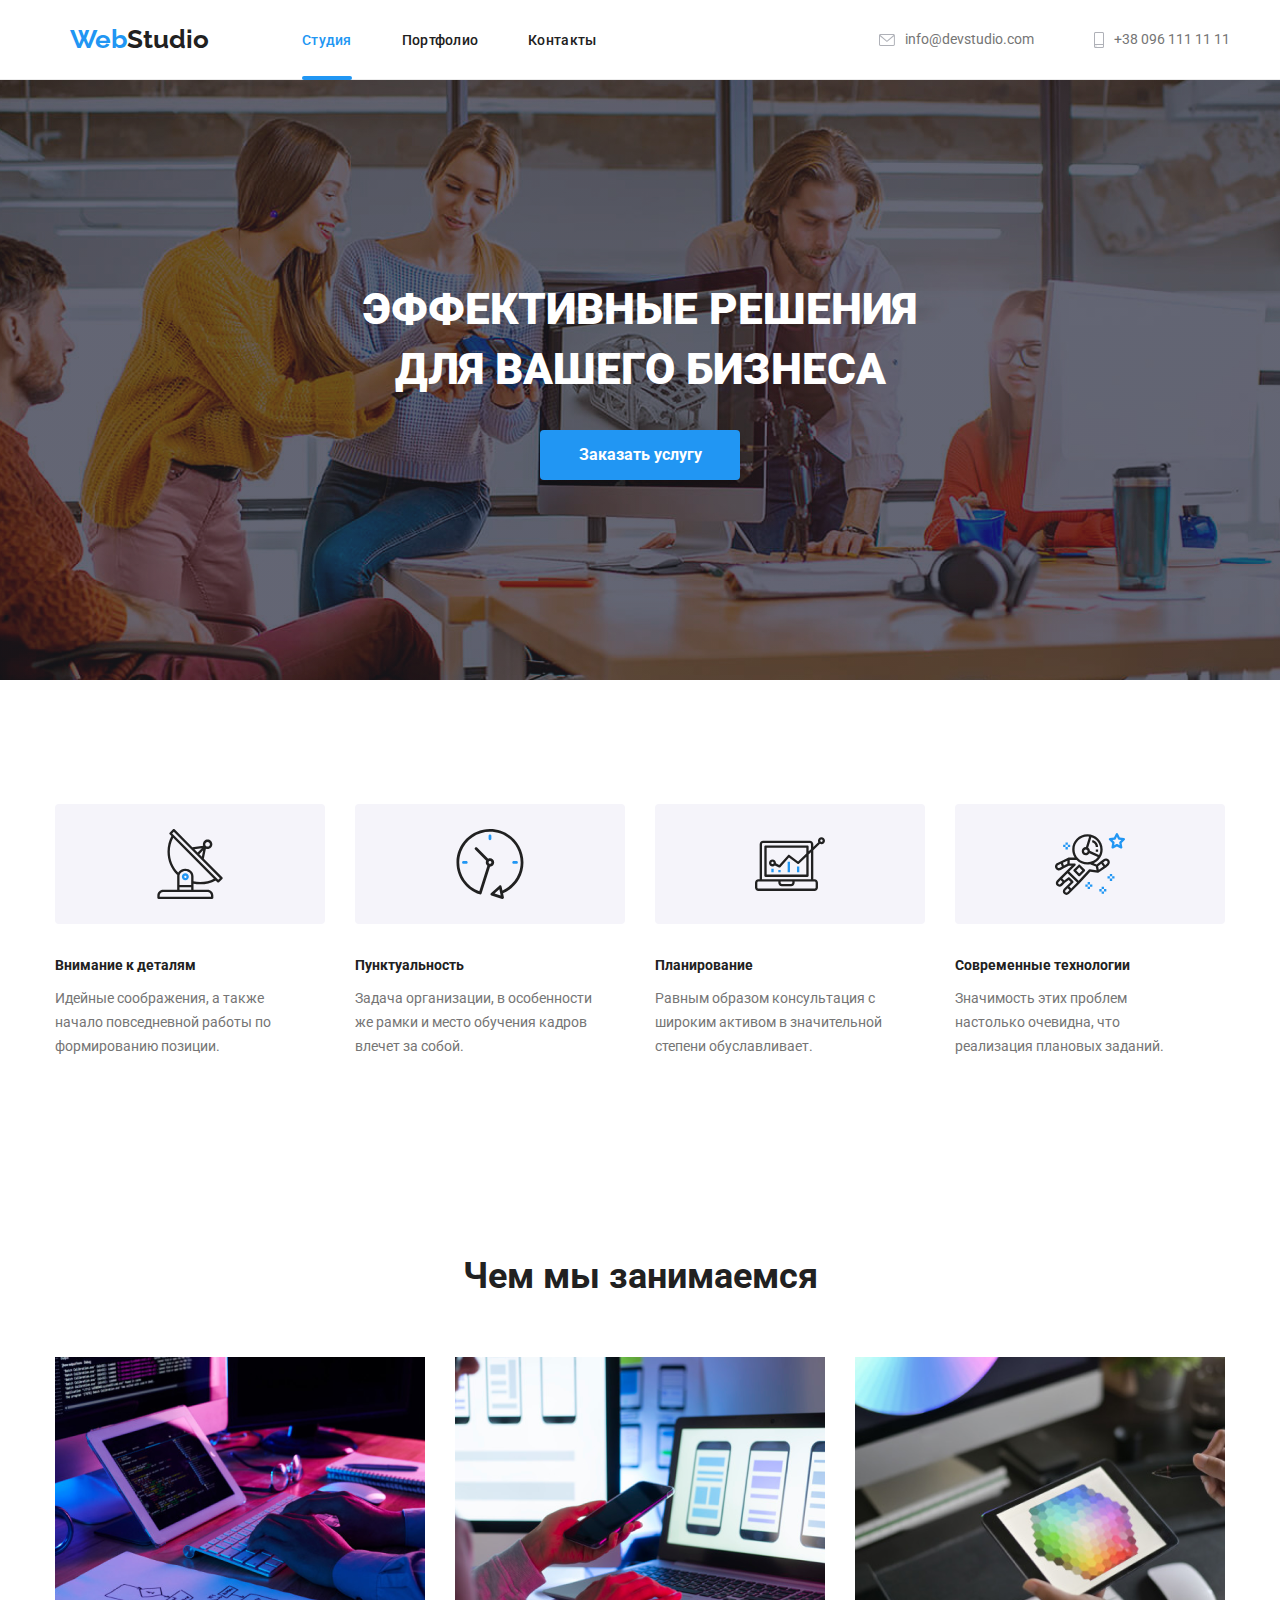
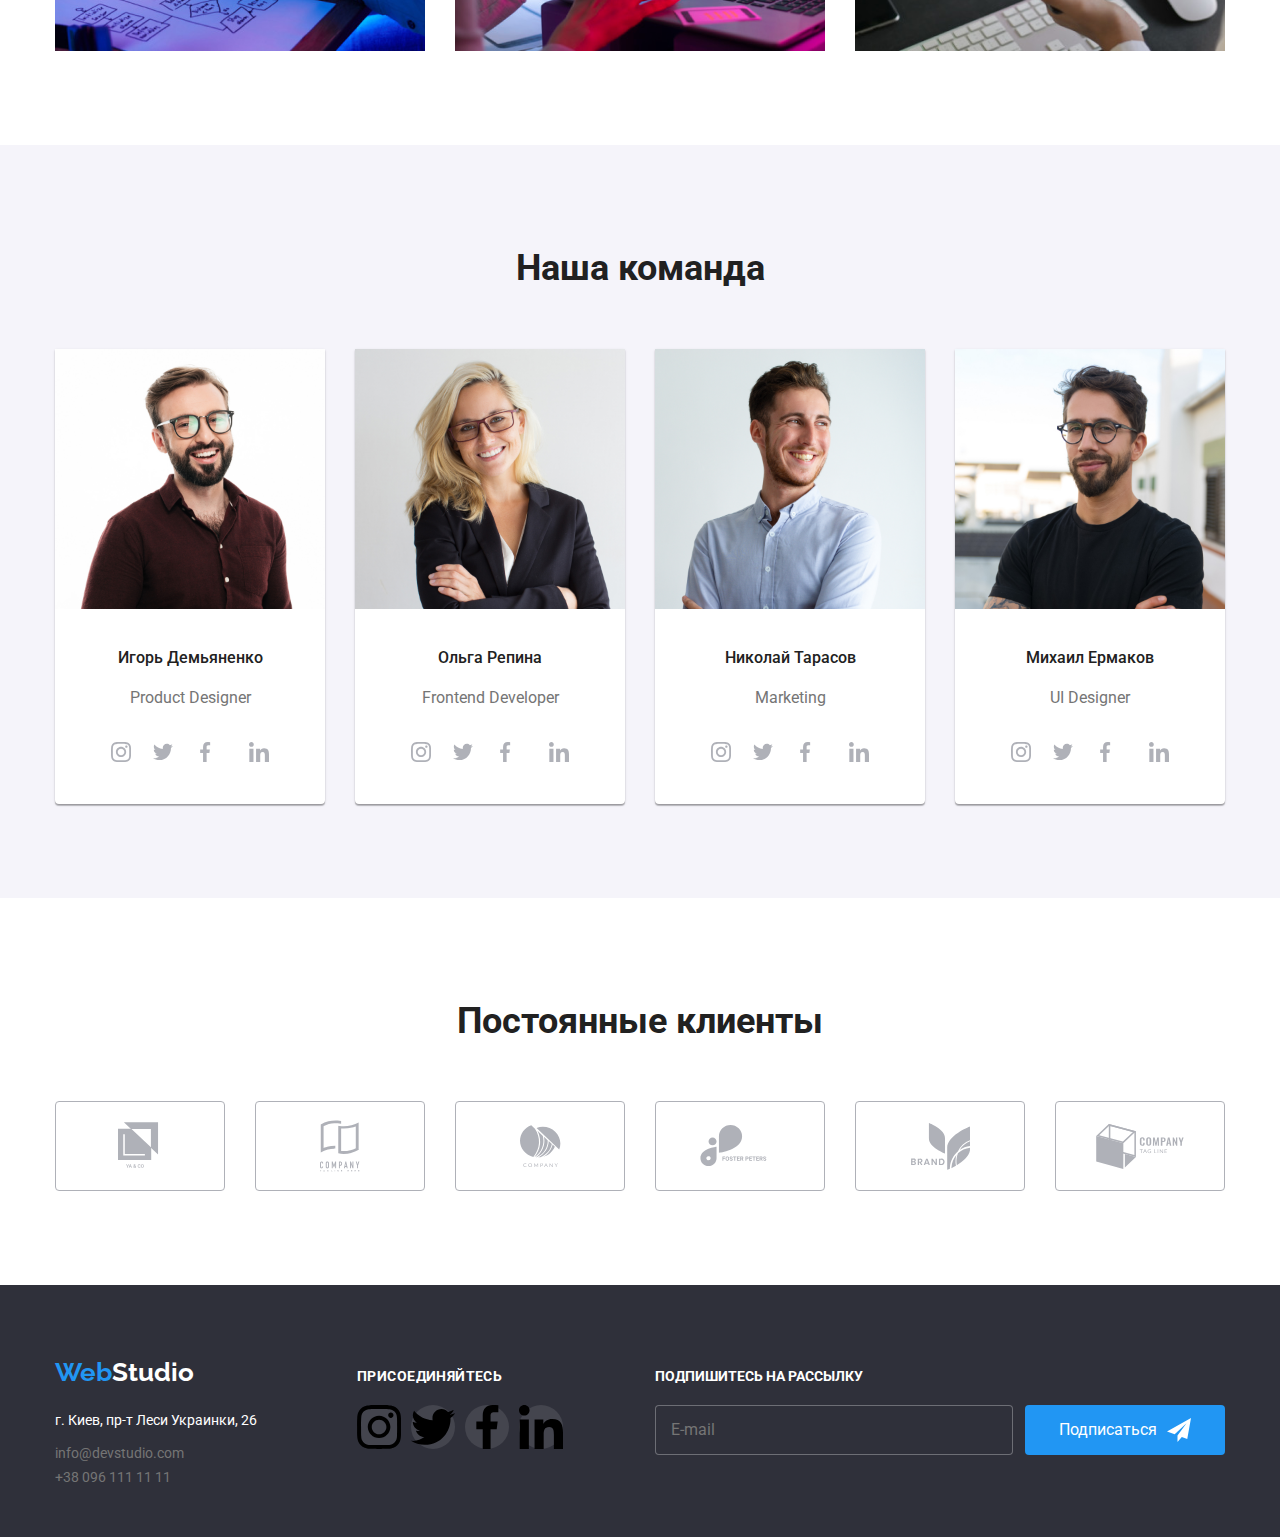
<file: index.html>
<!DOCTYPE html>
<html lang="ru">
<head>
    <meta charset="UTF-8">
    <meta name="viewport" content="width=device-width, initial-scale=1.0">
    <title>Document</title>
    <link rel="stylesheet" href="https://cdnjs.cloudflare.com/ajax/libs/modern-normalize/1.0.0/modern-normalize.min.css"/>
    <link rel="preconnect" href="https://fonts.gstatic.com">
    <link href="https://fonts.googleapis.com/css2?family=Raleway:wght@700&family=Roboto:wght@400;500;700;900&display=swap" rel="stylesheet">
    <link href="./css/main.min.css" rel="stylesheet">
</head>
<body>
    <!-- Шапка сайта -->
    <header class="header">
        <div class="container">
            <div class="header-container">
            <nav class="site-nav">
                <a href="" class="logo"><span class="logo--blue">Web</span>Studio</a>
                <ul class="site-nav__list">
                    <li class="site-nav__item"><a class="site-nav__link current" href="index.html">Студия</a></li>
                    <li class="site-nav__item"><a class="site-nav__link" href="portfolio.html">Портфолио</a></li>
                    <li class="site-nav__item"><a class="site-nav__link" href="#contacts">Контакты</a></li>
                </ul>
            </nav>
            <ul class="contact-list">
                <li class="contact">
                    <a class="contact-item" href="mailto:info@devstudio.com">
                    <svg class="envelope-icon" width="16px" height="12px">
                        <use href="./img/symbol-defs.svg#envelope"></use>
                    </svg>
                    info@devstudio.com</a>
                </li>
                <li class="contact">
                    <a class="contact-item" href="tel:+380961111111">
                    <svg class="phone-icon" width="10px" height="16px">
                        <use href="./img/symbol-defs.svg#smartphone"></use>
                    </svg>+38 096 111 11 11</a>
                </li>         
            </ul>
            </div>
        </div>
    </header>

    <main>

        <!-- Hero -->
  
    <section class="hero"> 
        <div class="container hero__container">
            <h1 class="hero__title">Эффективные решения для вашего бизнеса</h1>
            <button data-modal-open class="hero__button" type="button">Заказать услугу</button>
        </div>
    </section>
    

    <!-- Особенности -->
    
    <section class="section"> 
        <div class="container">
        <!--<h2>Особенности</h2>-->
            <ul class="feature__list">
                <li class="feature__item">
                    <div class="feature__icon">
                        <svg class="icon">
                            <use href="./img/symbol-defs.svg#antenna"></use>
                        </svg>
                    </div>
                    <h3 class="feature__title">Внимание к деталям</h3>
                    <p class="feature__text">Идейные соображения, а также начало повседневной работы по формированию позиции.</p>
                </li>
                <li class="feature__item">
                    <div class="feature__icon">
                        <svg class="icon">
                            <use href="./img/symbol-defs.svg#clock"></use>
                        </svg>
                    </div>
                    <h3 class="feature__title">Пунктуальность</h3>
                    <p class="feature__text">Задача организации, в особенности же рамки и место обучения кадров влечет за собой.</p>
                </li>
                <li class="feature__item">
                    <div class="feature__icon">
                        <svg class="icon">
                            <use href="./img/symbol-defs.svg#diagram"></use>
                        </svg>
                    </div>
                    <h3 class="feature__title">Планирование</h3>
                    <p class="feature__text">Равным образом консультация с широким активом в значительной степени обуславливает.</p>
                </li>
                <li class="feature__item">
                    <div class="feature__icon">
                        <svg class="icon">
                        <use href="./img/symbol-defs.svg#astronaut"></use>
                        </svg>
                </div>
                    <h3 class="feature__title">Современные технологии</h3>
                    <p class="feature__text">Значимость этих проблем настолько очевидна, что реализация плановых заданий.</p>
                </li>
            </ul>
        </div>
    </section>
    

    <!-- Чем мы занимаемся -->
    
    <section>
        <div class="container">
            <h2 class="section-title">Чем мы занимаемся</h2>
            <ul class="works">
                <li class="item"><img class="img" src="./img/img1.png" alt="Рабочий процесс" width="370"/></li>
                <li class="item"><img class="img" src="./img/img2.png" alt="Рабочий процесс" width="370"/></li>
                <li class="item"><img class="img" src="./img/img3.png" alt="Рабочий процесс" width="370"/></li>
            </ul>
        </div>
    </section>
    

    <!-- Наша команда -->
    <section class="team__section">
        <div class="container">
            <h2 class="team__section-title">Наша команда</h2>
            <ul class="team__list">
                <li class="team__item">
                    <img src="./img/IgorDemianenko.jpg" alt="Игорь Демьяненко" width="270"/>
                    <h3 class="item__name">Игорь Демьяненко</h3>
                    <p class="item__job-position" lang="en">Product Designer</p>
                    <ul class="social-links__list">
                        <li class="social-links__item">
                            <a class="social-links__link" href="">
                                <svg class="social-links__icon">
                                <use href="./img/symbol-defs.svg#instagram"></use>
                                </svg>
                            </a>
                        </li>
                        <li class="social-links__item">
                            <a class="social-links__ink" href="">
                                <svg class="social-links__icon">
                                <use href="./img/symbol-defs.svg#twitter"></use>
                                </svg>
                            </a>
                        </li>
                        <li class="social-links__item">
                            <a class="social-links__link" href="">
                                <svg class="social-links__icon">
                                <use href="./img/symbol-defs.svg#facebook"></use>
                                </svg>
                            </a>
                        </li>
                        <li class="social-links__item">
                            <a class="social-links__link" href="">
                                <svg class="social-links__icon">
                                <use href="./img/symbol-defs.svg#linkedin"></use>
                                </svg>
                            </a>
                        </li>
                    </ul>
                </li>
                <li class="team__item"><img src="./img/OlgaRepina.jpg" alt="Ольга Репина" width="270"/>
                    <h3 class="item__name">Ольга Репина</h3>
                    <p class="item__job-position" lang="en">Frontend Developer</p>
                    <ul class="social-links__list">
                        <li class="social-links__item">
                            <a class="social-links__link" href="">
                                <svg class="social-links__icon">
                                <use href="./img/symbol-defs.svg#instagram"></use>
                                </svg>
                            </a>
                        </li>
                        <li class="social-links__item">
                            <a class="social-links__ink" href="">
                                <svg class="social-links__icon">
                                <use href="./img/symbol-defs.svg#twitter"></use>
                                </svg>
                            </a>
                        </li>
                        <li class="social-links__item">
                            <a class="social-links__link" href="">
                                <svg class="social-links__icon">
                                <use href="./img/symbol-defs.svg#facebook"></use>
                                </svg>
                            </a>
                        </li>
                        <li class="social-links__item">
                            <a class="social-links__link" href="">
                                <svg class="social-links__icon">
                                <use href="./img/symbol-defs.svg#linkedin"></use>
                                </svg>
                            </a>
                        </li>
                     </ul>
                </li>
                <li class="team__item">
                    <img src="./img/NikolayTarasov.jpg" alt="Николай Тарасов" width="270"/>
                    <h3 class="item__name">Николай Тарасов</h3>
                    <p class="item__job-position" lang="en">Marketing</p>
                    <ul class="social-links__list">
                        <li class="social-links__item">
                            <a class="social-links__link" href="">
                                <svg class="social-links__icon">
                                <use href="./img/symbol-defs.svg#instagram"></use>
                                </svg>
                            </a>
                        </li>
                        <li class="social-links__item">
                            <a class="social-links__ink" href="">
                                <svg class="social-links__icon">
                                <use href="./img/symbol-defs.svg#twitter"></use>
                                </svg>
                            </a>
                        </li>
                        <li class="social-links__item">
                            <a class="social-links__link" href="">
                                <svg class="social-links__icon">
                                <use href="./img/symbol-defs.svg#facebook"></use>
                                </svg>
                            </a>
                        </li>
                        <li class="social-links__item">
                            <a class="social-links__link" href="">
                                <svg class="social-links__icon">
                                <use href="./img/symbol-defs.svg#linkedin"></use>
                                </svg>
                            </a>
                        </li>
                    </ul>
                </li>
                <li class="team__item">
                    <img src="./img/MikhailYermakov.jpg" alt="Михаил Ермаков" width="270"/>
                    <h3 class="item__name">Михаил Ермаков</h3>
                    <p class="item__job-position" lang="en">UI Designer</p>
                    <ul class="social-links__list">
                        <li class="social-links__item">
                            <a class="social-links__link" href="">
                                <svg class="social-links__icon">
                                <use href="./img/symbol-defs.svg#instagram"></use>
                                </svg>
                            </a>
                        </li>
                        <li class="social-links__item">
                            <a class="social-links__ink" href="">
                                <svg class="social-links__icon">
                                <use href="./img/symbol-defs.svg#twitter"></use>
                                </svg>
                            </a>
                        </li>
                        <li class="social-links__item">
                            <a class="social-links__link" href="">
                                <svg class="social-links__icon">
                                <use href="./img/symbol-defs.svg#facebook"></use>
                                </svg>
                            </a>
                        </li>
                        <li class="social-links__item">
                            <a class="social-links__link" href="">
                                <svg class="social-links__icon">
                                <use href="./img/symbol-defs.svg#linkedin"></use>
                                </svg>
                            </a>
                        </li>
                     </ul>
                </li>
            </ul>
        </div>        
    </section>

    <!-- Clients-->
    <section>
        <div class="container">
            <h2 class="clients__section-title">Постоянные клиенты</h2>
            <ul class="clients__list">
                <li class="client">
                    <a class="client__link" href="">
                        <div class="client__icon">                       
                            <svg class="client__btn-icon" width="44.27px" height="49.23px">
                                <use href="./img/symbol-defs.svg#logo-1"></use>
                            </svg>
                        </div> 
                    </a>
                </li>
                <li class="client">
                    <a class="client__link" href="">
                        <div class="client__icon">
                            <svg class="client__btn-icon" width="40px" height="52px">
                                <use href="./img/symbol-defs.svg#logo-2"></use>
                            </svg>
                        </div>
                    </a>
                </li>
                <li class="client">
                    <a class="client__link" href="">
                        <div class="client__icon">
                            <svg class="client__btn-icon" width="41px" height="42.6px">
                                <use href="./img/symbol-defs.svg#logo-3"></use>
                            </svg>
                        </div>
                    </a>
                </li>
                <li class="client">
                    <a class="client__link" href="">
                        <div class="client__icon">
                            <svg class="client__btn-icon" width="79.66px" height="42.02px">
                                <use href="./img/symbol-defs.svg#logo-4"></use>
                            </svg>
                        </div>
                    </a>
                </li>
                <li class="client">
                    <a class="client__link" href="">
                        <div class="client__icon">
                            <svg class="client__btn-icon" width="59px" height="47px">
                                <use href="./img/symbol-defs.svg#logo-5"></use>
                            </svg>
                        </div>
                    </a>
                </li>
                <li class="client">
                    <a class="client__link" href="">
                        <div class="client__icon">
                            <svg class="client__btn-icon" width="88.48px" height="45.44px">
                                <use href="./img/symbol-defs.svg#logo-6"></use>
                            </svg>
                        </div>
                    </a>
                </li>
            </ul>

        </div>
    </section>
    </main>

    <!-- Футер -->
    <footer class="footer">
        <div class="container footer__container">  
            <div class="logo-social-links">

                <div>   
                    <div class="footer__logo">
                        <a href="" class="logo"><span class="footer__logo--blue">Web</span><span class="footer__logo--white">Studio</span></a>
                    </div>
                    
                    <!-- Адресc --> 
                    <div id="contacts">
                        <address>
                            <div class="address-list">
                                <ul class="contact-list">
                                    <div class="contacts-list">
                                    <li class="address">г. Киев, пр-т Леси Украинки, 26</li>
                                    <li><a class="item-contact" href="mailto:info@devstudio.com">info@devstudio.com</a></li>
                                    <li><a class="item-contact" href="tel:+380961111111">+38 096 111 11 11</a></li>         
                                    </div>
                                </ul>
                            </div>
                        </address> 
                    </div>
                </div>  
                <div class="join-us">
                    <h3 class="join-us__title">Присоединяйтесь</h3>
                    <ul class="social-networks__list">
                        <li class="social-networks__item">
                            <a class="social-networks__link" href="">
                                <svg class="social-networks__icon">
                                    <use href="./img/symbol-defs.svg#instagram"></use>
                                </svg>
                            </a>  
                        </li>
                        <li class="social-networks__item">
                            <a class="social-networks__link" href="">
                                <svg class="social-networks__icon">
                                    <use href="./img/symbol-defs.svg#twitter"></use>
                                </svg>
                            </a>
                        </li>
                        <li class="social-networks__item">
                            <a class="social-networks__link" href="">
                                <svg class="social-networks__icon">
                                    <use href="./img/symbol-defs.svg#facebook"></use>
                                </svg>
                            </a>
                        </li>
                        <li class="social-networks__item">
                            <a class="social-networks__link" href="">
                                <svg class="social-networks__icon">
                                    <use href="./img/symbol-defs.svg#linkedin"></use>
                                </svg>
                            </a>
                        </li>
                    </ul>
                </div>

                <div class="signup">
                    <h3 class="signup__title">Подпишитесь на рассылку</h3>
                    <form class="signup__form">
                        <label for="email"></label>
                        <input type="email" name="email" placeholder="E-mail">
                        <button type="submit" class="signup__button">
                            Подписаться
                            <svg class="icon-send" width="24px" height="24px">
                                <use href="./img/symbol-defs.svg#icon-send"></use>
                            </svg>
                        </button>
                    </form>
                </div>
          
            </div>  
        </div>  
    </footer>

    <!--<button data-modal-open>Заказать услугу</button> -->

    <div class="backdrop is-hidden" data-modal>
        <div class="modal">
            <button class="close-btn" data-modal-close>
                <svg class="close-icon">
                    <use href="./img/symbol-defs.svg#close-sign"></use>
                </svg>
            </button>

            <form class="modal-form">
                <h2 class="form__title">Оставьте свои данные, мы вам перезвоним</h2>
                
                <div class="form__field">
                    <label for="name">Имя</label>
                </div>
                <div class="form__input-thumb">
                    <input type="text" class="input-form" name="name" id="name">
                    <svg class="icon-form" width="18px" height="18px">
                        <use href="./img/symbol-defs.svg#person-black"></use>
                    </svg>
                </div>

                <div class="form__field">
                    <label for="tel">Телефон</label>
                </div>
                <div class="form__input-thumb">
                    <input type="tel" class="input-form" name="tel" id="tel">
                    <svg class="icon-form" width="18px" height="18px">
                        <use href="./img/symbol-defs.svg#phone-black"></use>
                    </svg>
                </div>
                
                <div class="form__field">
                    <label for="email">Почта</label>
                </div>
                <div class="form__input-thumb">
                    <input type="email" class="input-form" name="email" id="email">
                    <svg class="icon-form" width="18px" height="18px">
                        <use href="./img/symbol-defs.svg#email-black"></use>
                    </svg>
                </div>
                
                <div class="form__field">
                    <label for="comment">Коментарий</label>
                    <textarea name="comment" id="comment" placeholder="Введите текст" class="form__textarea"></textarea>
                </div>

                <div class="policy-field">
                    <label class="check">
                        <input class="check-input" type="checkbox">
                        <svg class="icon-check" width="16px" height="15px">
                            <use href="./img/symbol-defs.svg#icon-check"></use>
                        </svg>
                        <span class="conditions">Соглашаюсь с рассылкой и принимаю 
                        <a class="agreement-link" href="">Условия договора</a>
                        </span>
                    </label>
                </div>
               
                <button type="submit">Отправить</button>
            
            </form>
        </div>
    </div>           
    
    <script src="./js/modal.js"></script>    
</body>
</html>
</file>
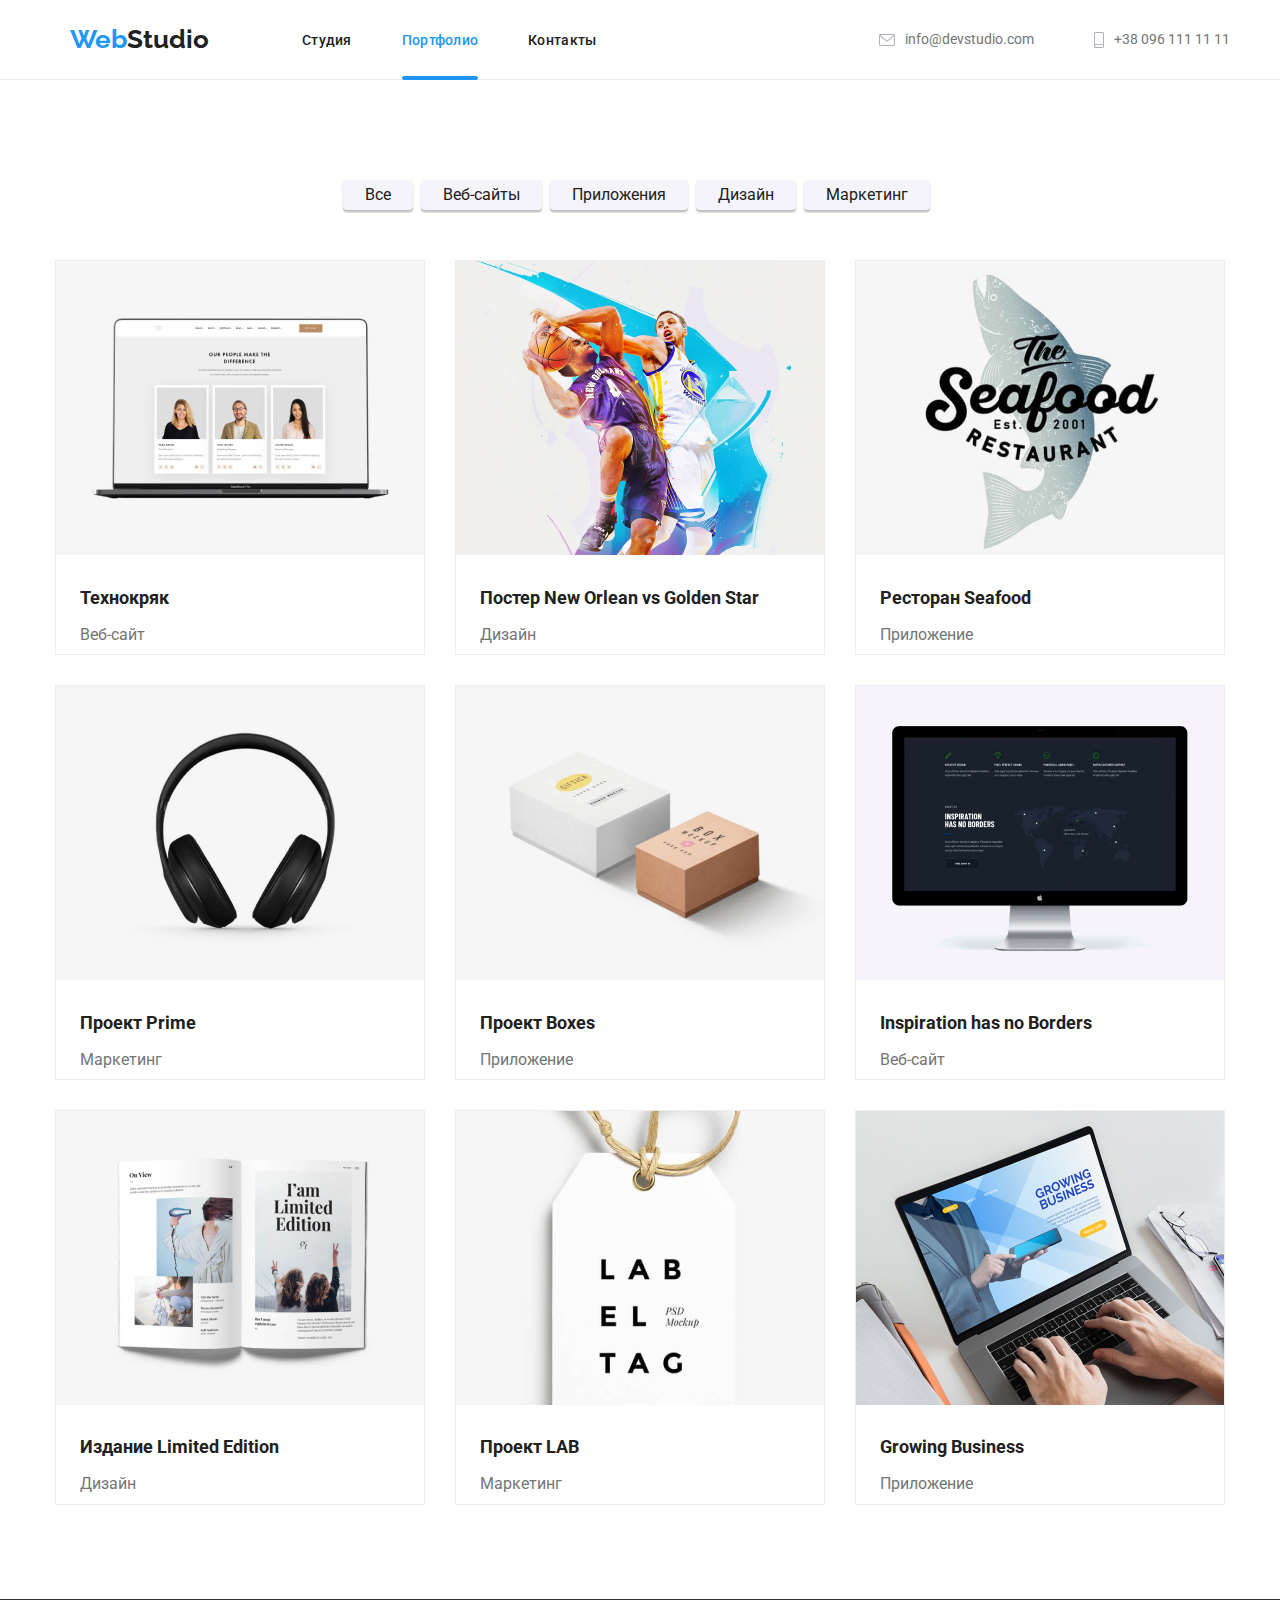
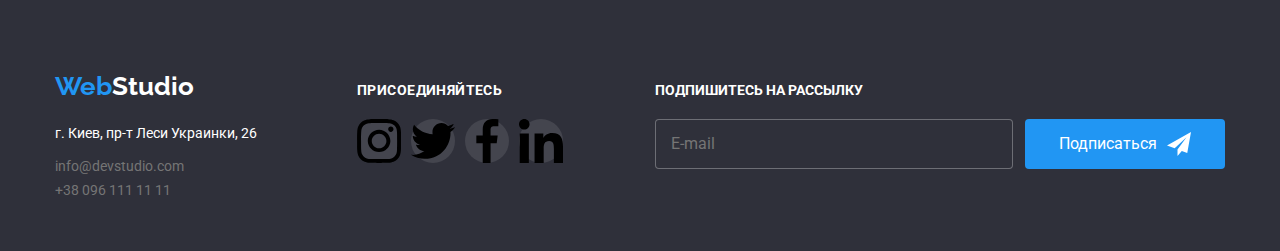
<file: portfolio.html>
<!DOCTYPE html>
<html lang="ru">
<head>
    <meta charset="UTF-8">
    <meta name="viewport" content="width=device-width, initial-scale=1.0">
    <title>Document</title>
    <link rel="stylesheet" href="https://cdnjs.cloudflare.com/ajax/libs/modern-normalize/1.0.0/modern-normalize.min.css"/>
    <link rel="preconnect" href="https://fonts.gstatic.com">
    <link href="https://fonts.googleapis.com/css2?family=Raleway:wght@700&family=Roboto:wght@400;500;700;900&display=swap" rel="stylesheet">
    <link href="./css/main.min.css" rel="stylesheet">
</head>
<body>
    <!-- Шапка сайта -->
    <header class="header">
        <div class="container">
            <div class="header-container">
                <nav class="site-nav">
                    <a href="" class="logo"><span class="logo--blue">Web</span>Studio</a>
                    <ul class="site-nav__list">
                        <li class="site-nav__item"><a class="site-nav__link" href="index.html">Студия</a></li>
                        <li class="site-nav__item"><a class="site-nav__link current" href="portfolio.html">Портфолио</a></li>
                        <li class="site-nav__item"><a class="site-nav__link" href="#contacts">Контакты</a></li>
                    </ul>
                </nav>
            <ul class="contact-list">
                <li class="contact">
                    <a class="contact-item" href="mailto:info@devstudio.com">
                    <svg class="envelope-icon" width="16px" height="12px">
                        <use href="./img/symbol-defs.svg#envelope"></use>
                    </svg>
                    info@devstudio.com</a>
                </li>
                <li class="contact">
                    <a class="contact-item" href="tel:+380961111111">
                    <svg class="phone-icon" width="10px" height="16px">
                        <use href="./img/symbol-defs.svg#smartphone"></use>
                    </svg>+38 096 111 11 11</a>
                </li>         
            </ul>
            </div>
        </div>
    </header>
    
    <!-- <h1>Portfolio</h1> -->

    <main>
    <!-- Услуги -->
    <div class="container">
        <ul class="button__list">
            <li class="button__item">
                <button class="secondary-button" type="button">Все</button></li>
            <li class="button__item">
                <button class="secondary-button" type="button">Веб-сайты</button></li>
            <li class="button__item">
                <button class="secondary-button" type="button">Приложения</button></li>
            <li class="button__item">
                <button class="secondary-button" type="button">Дизайн</button></li>
            <li class="button__item">
                <button class="secondary-button" type="button">Маркетинг</button></li>
        </ul>        
    </div>

    <!-- Проекты-->
    <section class="project__section">
        <div class="container">
            <ul class="project__list">
                <li class="project__element">
                    <a class="project__link" href="">
                        <div class="project__thumb">
                            <img src="./img.portfolio/img1.jpg" alt="" width="370"/>
                            <div class="project__overlay">
                                <p class="project__description">
                                    Технокряк это современная площадка распространения коронавируса. Компании используют эту платформу для цифрового шпионажа и атак на защищённые сервера конкурентов.
                                </p>
                            </div>
                        </div>
                        <h2 class="project__title">Технокряк</h2>
                        <p class="project__text">Веб-сайт</p>
                    </a>
                </li>
                <li class="project__element"> 
                    <a class="project__link" href="">
                        <div class="project__thumb">
                            <img src="./img.portfolio/img2.jpg" alt="" width="370"/>
                            <div class="project__overlay">
                                <p class="project__description">
                                    Text
                                </p>
                            </div>
                        </div>
                    <h2 class="project__title">Постер New Orlean vs Golden Star</h2>
                    <p class="project__text">Дизайн</p>
                    </a>
                </li>
                <li class="project__element">
                    <a class="project__link" href="">
                        <div class="project__thumb">
                            <img src="./img.portfolio/img3.jpg" alt="" width="370"/>
                            <div class="project__overlay">
                                <p class="project__description">
                                    Text
                                </p>
                            </div>
                        </div>
                    <h2 class="project__title">Ресторан Seafood</h2>
                    <p class="project__text">Приложение</p>
                    </a>
                </li>
                <li class="project__element">
                    <a class="project__link" href="">
                            <div class="project__thumb">
                                <img src="./img.portfolio/img4.jpg" alt="" width="370"/>
                                <div class="project__overlay">
                                    <p class="project__description">
                                        Text
                                    </p>
                                </div>
                            </div>
                    <h2 class="project__title">Проект Prime</h2>
                    <p class="project__text">Маркетинг</p>
                    </a>
                </li>
                <li class="project__element">
                    <a class="project__link" href="">
                            <div class="project__thumb">
                                <img src="./img.portfolio/img5.jpg" alt="" width="370"/>
                                <div class="project__overlay">
                                    <p class="project__description">
                                        Text
                                    </p>
                                </div>
                            </div>
                    <h2 class="project__title">Проект Boxes</h2>
                    <p class="project__text">Приложение</p>
                    </a>
                </li>
                <li class="project__element">
                    <a class="project__link" href="">
                        <div class="project__thumb">
                            <img src="./img.portfolio/img6.jpg" alt="" width="370"/>
                            <div class="project__overlay">
                                <p class="project__description">
                                    Text
                                </p>
                            </div>
                        </div>
                    <h2 class="project__title">Inspiration has no Borders</h2>
                    <p class="project__text">Веб-сайт</p>
                    </a>
                </li>
                <li class="project__element">
                    <a class="project__link" href="">
                        <div class="project__thumb">      
                            <img src="./img.portfolio/img7.jpg" alt="" width="370"/>
                            <div class="project__overlay">
                                <p class="project__description">
                                    Text
                                </p>
                            </div>
                        </div>
                    <h2 class="project__title">Издание Limited Edition</h2>
                    <p class="project__text">Дизайн</p>
                    </a>
                </li>
                <li class="project__element">
                    <a class="project__link" href="">
                        <div class="project__thumb">
                            <img src="./img.portfolio/img8.jpg" alt="" width="370"/>
                            <div class="project__overlay">
                                <p class="project__description">
                                    Text
                                </p>
                            </div>
                        </div>
                    <h2 class="project__title">Проект LAB</h2>
                    <p class="project__text">Маркетинг</p>
                    </a>
                </li>
                <li class="project__element">
                    <a class="project__link" href="">
                        <div class="project__thumb">
                        <img src="./img.portfolio/img9.jpg" alt="" width="370"/>
                        <div class="project__overlay">
                            <p class="project-__escription">
                                Text
                            </p>
                        </div>
                    </div>
                    <h2 class="project__title">Growing Business</h2>
                    <p class="project__text">Приложение</p>
                    </a>
                </li>
            </ul> 
        </div> 
    </section>
    
    </main>
    
       <!-- Футер -->
       <footer class="footer">
        <div class="container footer__container">  
            <div class="logo-social-links">

                <div>   
                    <div class="footer__logo">
                        <a href="" class="logo"><span class="footer__logo--blue">Web</span><span class="footer__logo--white">Studio</span></a>
                    </div>
                    
                    <!-- Адресc --> 
                    <div id="contacts">
                        <address>
                            <div class="address-list">
                                <ul class="contact-list">
                                    <div class="contacts-list">
                                    <li class="address">г. Киев, пр-т Леси Украинки, 26</li>
                                    <li><a class="item-contact" href="mailto:info@devstudio.com">info@devstudio.com</a></li>
                                    <li><a class="item-contact" href="tel:+380961111111">+38 096 111 11 11</a></li>         
                                    </div>
                                </ul>
                            </div>
                        </address> 
                    </div>
                </div>  
                <div class="join-us">
                    <h3 class="join-us__title">Присоединяйтесь</h3>
                    <ul class="social-networks__list">
                        <li class="social-networks__item">
                            <a class="social-networks__link" href="">
                                <svg class="social-networks__icon">
                                    <use href="./img/symbol-defs.svg#instagram"></use>
                                </svg>
                            </a>  
                        </li>
                        <li class="social-networks__item">
                            <a class="social-networks__link" href="">
                                <svg class="social-networks__icon">
                                    <use href="./img/symbol-defs.svg#twitter"></use>
                                </svg>
                            </a>
                        </li>
                        <li class="social-networks__item">
                            <a class="social-networks__link" href="">
                                <svg class="social-networks__icon">
                                    <use href="./img/symbol-defs.svg#facebook"></use>
                                </svg>
                            </a>
                        </li>
                        <li class="social-networks__item">
                            <a class="social-networks__link" href="">
                                <svg class="social-networks__icon">
                                    <use href="./img/symbol-defs.svg#linkedin"></use>
                                </svg>
                            </a>
                        </li>
                    </ul>
                </div>

                <div class="signup">
                    <h3 class="signup__title">Подпишитесь на рассылку</h3>
                    <form class="signup__form">
                        <label for="email"></label>
                        <input type="email" name="email" placeholder="E-mail">
                        <button type="submit" class="signup__button">
                            Подписаться
                            <svg class="icon-send" width="24px" height="24px">
                                <use href="./img/symbol-defs.svg#icon-send"></use>
                            </svg>
                        </button>
                    </form>
                </div>
          
            </div>  
        </div>  
    </footer>
    
</body>
</html>
</file>
<file: css/main.min.css>
body{background-color:var(--primary-white-color);font-family:roboto,sans-serif}ul{list-style-type:none;margin:0;padding:0}h1,h2,h3{margin:0}p{margin:0}:root{--primary-text-color: #212121;--secondary-text-color: #757575;--accent-color: #2196F3;--primary-white-color: #FFFFFF;--footer-bg-color: #2f303a;--portfolio-btn-shadow: rgba(0, 0, 0, 0.1), 0px 1px 2px rgba(0, 0, 0, 0.08), 0px 2px 2px rgba(0, 0, 0, 0.12);--btn-bg-color: #F5F4FA;--card-border-color: #EEEEEE;--gradient-color: rgba(47, 48, 58, 0.4);--client-color: #AFB1B8;--overlay-text-color: rgba(255,255,255,1);--overlay-color: rgba(33, 150, 243, 0.9);--cubic: rgba(0.4, 0, 0.2, 1);--close-button-shadow: rgba(0, 0, 0, 0.12), 0px 1px 1px rgba(0, 0, 0, 0.14), 0px 2px 1px rgba(0, 0, 0, 0.2);--button-border: rgba(0, 0, 0, 0.1);--grey-text: rgba(117, 117, 117, 1)}.site-nav>.logo{display:-webkit-box;display:-ms-flexbox;display:flex}.logo{margin-top:24px;margin-bottom:25px;margin-right:93px;color:var(--primary-text-color);font-family:raleway,sans serif;font-style:normal;font-weight:bold;font-size:26px;line-height:1.2;text-decoration:none}.logo--blue{color:var(--accent-color)}.logo:hover,.logo:focus{color:var(--accent-color)}.header{width:100%;height:80px;margin-bottom:0;border-bottom:1px solid #ececec}.container{width:1200px;padding-left:15px;padding-right:15px;margin:auto}.header-container{display:-webkit-box;display:-ms-flexbox;display:flex;width:1200px;max-height:80px;padding-left:15px;padding-right:15px;-webkit-box-align:center;-ms-flex-align:center;align-items:center}.site-nav{display:-webkit-box;display:-ms-flexbox;display:flex}.site-nav__list{padding:0;margin:0;list-style:none;display:-webkit-box;display:-ms-flexbox;display:flex}.site-nav__link{position:relative;display:block;padding:0;font-weight:500;font-size:14px;line-height:1.17;letter-spacing:.02em;color:var(--primary-text-color);text-decoration:none}.site-nav .site-nav__link.current{color:var(--accent-color)}.site-nav__link::after{content:"";position:absolute;left:0;top:44px;display:block;width:100%;height:4px;background-color:var(--accent-color);border-radius:2px;opacity:0}.site-nav__link.current::after{opacity:1}.site-nav__link:hover,.site-nav__link:focus{color:var(--accent-color)}.site-nav__list .site-nav__item{display:-webkit-box;display:-ms-flexbox;display:flex;margin-right:50px;padding-top:32px;padding-bottom:32px}.site-nav__list>.site-nav__link:last-child{margin-right:0}.contact-list{display:-webkit-box;display:-ms-flexbox;display:flex;margin-left:auto}.contact-item{display:-webkit-box;display:-ms-flexbox;display:flex;-webkit-box-align:center;-ms-flex-align:center;align-items:center;-webkit-box-pack:center;-ms-flex-pack:center;justify-content:center;padding-top:32px;padding-bottom:32px;padding-right:10px;margin-left:50px}.contact-list .contact-item+.contact-item{margin-left:50px}.envelope-icon,.phone-icon{margin-right:10px;fill:var(--client-color)}.contact:hover,.contact:focus{fill:var(--accent-color)}.hero__container{display:-webkit-box;display:-ms-flexbox;display:flex;-webkit-box-orient:vertical;-webkit-box-direction:normal;-ms-flex-direction:column;flex-direction:column;-webkit-box-align:center;-ms-flex-align:center;align-items:center;-webkit-box-pack:center;-ms-flex-pack:center;justify-content:center;height:600px}.hero{max-width:1600px;background-image:-webkit-gradient(linear, left top, right top, from(var(--gradient-color)), to(var(--gradient-color))),url(../img/bg-hero.jpg);background-image:linear-gradient(to right, var(--gradient-color), var(--gradient-color)),url(../img/bg-hero.jpg);background-repeat:no-repeat;background-size:cover;background-position:center;background-color:#c3c3c3;text-align:center}.hero__title{max-width:600px;padding-bottom:30px;font-weight:900;font-size:44px;line-height:1.36;text-transform:uppercase;color:var(--primary-white-color)}.hero__button{display:-webkit-inline-box;display:-ms-inline-flexbox;display:inline-flex;-webkit-box-pack:center;-ms-flex-pack:center;justify-content:center;-webkit-box-align:center;-ms-flex-align:center;align-items:center;width:200px;height:50px;padding:10px 32px;background-color:var(--accent-color);-webkit-box-shadow:0px 4px 4px rgba(0,0,0,.15);box-shadow:0px 4px 4px rgba(0,0,0,.15);border-radius:4px;font-weight:bold;font-size:16px;line-height:1.88;text-align:center;color:var(--primary-white-color);text-decoration:none;border:none}.hero__button:hover,.hero__button:focus{outline:none}.feature__list{display:-webkit-box;display:-ms-flexbox;display:flex;padding-top:94px}.feature__list>.feature__item{width:270px;margin-right:30px;padding-top:30px}.feature__list .feature__item:last-child{margin-right:0}.feature__title{width:270px;padding-top:30px;padding-bottom:10px;font-weight:bold;font-size:14px;line-height:1.66;color:var(--primary-text-color)}.feature__icon{display:-webkit-box;display:-ms-flexbox;display:flex;-webkit-box-pack:center;-ms-flex-pack:center;justify-content:center;-webkit-box-align:center;-ms-flex-align:center;align-items:center;padding:0;border:none;width:270px;height:120px;background-color:#f5f4fa;border-radius:4px}.icon{width:70px;height:70px;color:var(--primary-text-color)}.feature__title:last-child{margin-right:0}.feature__text{width:270px;padding-bottom:94px;padding-right:30px;font-size:14px;line-height:1.71;color:var(--secondary-text-color)}.feature__text:last-child{margin-right:0}.section-title{padding-top:94px;padding-bottom:50px;font-weight:bold;font-size:36px;line-height:1.66;text-align:center;color:var(--primary-text-color)}.works{display:-webkit-box;display:-ms-flexbox;display:flex;-webkit-box-pack:center;-ms-flex-pack:center;justify-content:center;padding-bottom:94px}.img{display:block}.item{margin-right:30px;-webkit-box-pack:center;-ms-flex-pack:center;justify-content:center}.item:last-child{margin-right:0}.team__section{padding-bottom:94px;background-color:#f5f4fa}.team__section-title{padding-top:94px;padding-bottom:50px;font-weight:bold;font-size:36px;line-height:1.66;text-align:center;color:var(--primary-text-color)}.team__list{display:-webkit-box;display:-ms-flexbox;display:flex;padding-right:30px}.team__item{margin-right:30px;-webkit-box-pack:center;-ms-flex-pack:center;justify-content:center}.team__item:last-child{margin-right:0}.team__list>.team__item{background:#fff;-webkit-box-shadow:0px 1px 3px rgba(0,0,0,.12),0px 1px 1px rgba(0,0,0,.14),0px 2px 1px rgba(0,0,0,.2);box-shadow:0px 1px 3px rgba(0,0,0,.12),0px 1px 1px rgba(0,0,0,.14),0px 2px 1px rgba(0,0,0,.2);border-radius:0px 0px 4px 4px}.item__name{margin-top:30px;margin-bottom:10px;font-weight:500;font-size:16px;line-height:1.9;color:var(--primary-text-color);text-align:center}.item__job-position{text-align:center}.item__job-position{font-size:16px;line-height:1.9;color:var(--secondary-text-color);text-decoration:none}.social-links__list{display:-webkit-box;display:-ms-flexbox;display:flex;-webkit-box-pack:center;-ms-flex-pack:center;justify-content:center;margin:16px 32px 30px}.social-links__link{display:-webkit-box;display:-ms-flexbox;display:flex;-webkit-box-pack:center;-ms-flex-pack:center;justify-content:center;-webkit-box-align:center;-ms-flex-align:center;align-items:center;background-position:center;background-size:contain;width:44px;height:44px;border-radius:50px;background-color:transparent}.social-links__item{display:-webkit-box;display:-ms-flexbox;display:flex;-webkit-box-pack:center;-ms-flex-pack:center;justify-content:center;-webkit-box-align:center;-ms-flex-align:center;align-items:center;margin-right:10px}.social-links__item:last-child{margin-right:0}.social-links__icon{display:-webkit-box;display:-ms-flexbox;display:flex;-webkit-box-pack:center;-ms-flex-pack:center;justify-content:center;-webkit-box-align:center;-ms-flex-align:center;align-items:center;border:none;width:20px;height:20px;background-position:center;fill:var(--client-color)}.social-links__item:focus svg,.social-links__item:hover svg,.social-links__item:focus>.social-links__link,.social-links__item:hover>.social-links__link{fill:var(--primary-white-color);background-color:var(--accent-color)}.clients__section-title{padding-top:94px;padding-bottom:50px;font-weight:bold;font-size:36px;line-height:1.66;text-align:center;color:var(--primary-text-color)}.clients__list{display:-webkit-box;display:-ms-flexbox;display:flex;-webkit-box-pack:center;-ms-flex-pack:center;justify-content:center;padding-bottom:94px}.client{display:-webkit-box;display:-ms-flexbox;display:flex;-webkit-box-pack:center;-ms-flex-pack:center;justify-content:center;-webkit-box-align:center;-ms-flex-align:center;align-items:center;margin-right:30px;background-position:center;background-size:contain}.client:last-child{margin-right:0}.client__link{display:-webkit-box;display:-ms-flexbox;display:flex;-webkit-box-pack:center;-ms-flex-pack:center;justify-content:center;-webkit-box-align:center;-ms-flex-align:center;align-items:center;background-position:center;background-size:contain;width:170px;height:90px;border:1px solid var(--client-color);border-radius:4px}.client__icon{display:-webkit-box;display:-ms-flexbox;display:flex;-webkit-box-pack:center;-ms-flex-pack:center;justify-content:center;-webkit-box-align:center;-ms-flex-align:center;align-items:center;background-position:center}.client__btn-icon{fill:var(--client-color)}.client:focus svg,.client:hover svg,.client:focus>.client-link,.client:hover>.client-link{fill:var(--accent-color);border-color:var(--accent-color)}.footer{background-color:var(--footer-bg-color)}.footer__container{height:252px}.logo-social-links{display:-webkit-box;display:-ms-flexbox;display:flex;-webkit-box-align:baseline;-ms-flex-align:baseline;align-items:baseline}.join-us__title{margin-bottom:20px;margin-left:70px;font-weight:bold;font-size:14px;line-height:1.14;letter-spacing:.03em;text-transform:uppercase;color:var(--primary-white-color)}.footer__logo{padding-top:72px;padding-bottom:20px}.footer__logo--blue{color:var(--accent-color)}.footer__logo--white{color:var(--primary-white-color)}.social-networks__list{display:-webkit-box;display:-ms-flexbox;display:flex;-webkit-box-align:baseline;-ms-flex-align:baseline;align-items:baseline;margin-left:70px}.social-networks__item{display:-webkit-box;display:-ms-flexbox;display:flex;-webkit-box-pack:center;-ms-flex-pack:center;justify-content:center;-webkit-box-align:center;-ms-flex-align:center;align-items:center;margin-right:10px}.social-networks__item:last-child{margin-right:0}.social-networks__link{display:-webkit-box;display:-ms-flexbox;display:flex;-webkit-box-pack:center;-ms-flex-pack:center;justify-content:center;-webkit-box-align:center;-ms-flex-align:center;align-items:center;background-position:center;background-size:contain;width:44px;height:44px;border-radius:50px;background-color:rgba(255,255,255,.1)}.link-icon{display:-webkit-box;display:-ms-flexbox;display:flex;-webkit-box-pack:center;-ms-flex-pack:center;justify-content:center;-webkit-box-align:center;-ms-flex-align:center;align-items:center;background-position:center;width:20px;height:20px;fill:var(--primary-white-color)}.social-networks__link:hover,.social-networks__link:focus{background-color:var(--accent-color)}.social-networks__icon svg:hover,.social-networks__icon svg:focus{fill:var(--primary-white-color)}.address{padding-bottom:9px;font-style:normal;font-size:14px;line-height:1.71;color:var(--primary-white-color)}.contact-item{font-style:normal;font-size:14px;line-height:1.71;color:var(--secondary-text-color);text-decoration:none}.contact-item:hover,.contact-item:focus{font-style:normal;color:var(--accent-color)}.item-contact{padding-top:9px;padding-bottom:9px;font-style:normal;font-size:14px;line-height:1.71;color:var(--secondary-text-color);text-decoration:none}.item-contact:hover,.item-contact:focus{font-style:normal;color:var(--accent-color)}.signup{margin-left:auto}.signup__title{display:block;margin-bottom:20px;text-transform:uppercase;font-weight:700;font-size:14px;line-height:1.14;color:var(--primary-white-color)}.signup__form{display:-webkit-inline-box;display:-ms-inline-flexbox;display:inline-flex}.signup__form input{padding-left:15px;width:358px;font-size:16px;line-height:1.25;outline:none;border:1px solid rgba(255,255,255,.3);border-radius:4px;color:rgba(255,255,255,.6);background-color:var(--footer-bg-color)}.signup__button{display:-webkit-inline-box;display:-ms-inline-flexbox;display:inline-flex;-webkit-box-align:center;-ms-flex-align:center;align-items:center;-webkit-box-pack:center;-ms-flex-pack:center;justify-content:center;margin-left:12px;width:200px;height:50px;font-size:16px;line-height:1.88;cursor:pointer;border-radius:4px;border:none;color:var(--primary-white-color);background-color:var(--accent-color)}.signup__button:focus{outline:none}.icon-send{content:"";display:inline-block;margin-left:10px;fill:currentColor}.button__list{display:-webkit-box;display:-ms-flexbox;display:flex;-webkit-box-pack:center;-ms-flex-pack:center;justify-content:center}.button__item{margin-top:100px;margin-bottom:50px;margin-right:8px}.primary-button{color:var(--primary-white-color);background-color:var(--accent-color);text-decoration:none;padding:6px 22px;-webkit-box-shadow:0px 3px 1px var(--portfolio-btn-shadow);box-shadow:0px 3px 1px var(--portfolio-btn-shadow);border-radius:4px;border:none}.primary-button:hover,.primary-button:focus{color:var(--accent-color);text-decoration:none}.secondary-button{padding:6px 22px;-webkit-box-shadow:0px 3px 1px var(--portfolio-btn-shadow);box-shadow:0px 3px 1px var(--portfolio-btn-shadow);border:none;background-color:var(--btn-bg-color);border-radius:4px;color:var(--primary-text-color)}.secondary-button:hover,.secondary-button:focus{color:var(--primary-white-color);background-color:var(--accent-color);text-decoration:none;outline:none}.project__section{padding-bottom:64px}.project__list{display:-webkit-box;display:-ms-flexbox;display:flex;-ms-flex-wrap:wrap;flex-wrap:wrap}.project__element{position:relative;width:370px;margin-right:30px;margin-bottom:30px;border:1px solid var(--card-border-color)}.project__element:nth-child(3n){margin-right:0}.project__link{text-decoration:none}.project__element:hover,.project__element:focus{background-color:var(--primary-white-color);border:1px solid var(--card-border-color);-webkit-box-sizing:border-box;box-sizing:border-box;-webkit-box-shadow:0px 1px 1px rgba(0,0,0,.12),0px 4px 4px rgba(0,0,0,.06),1px 4px 6px rgba(0,0,0,.16);box-shadow:0px 1px 1px rgba(0,0,0,.12),0px 4px 4px rgba(0,0,0,.06),1px 4px 6px rgba(0,0,0,.16)}.project__thumb{position:relative;overflow:hidden}.project__overlay{display:-webkit-box;display:-ms-flexbox;display:flex;-webkit-box-pack:center;-ms-flex-pack:center;justify-content:center;-webkit-box-align:center;-ms-flex-align:center;align-items:center;position:absolute;top:0;left:0;width:100%;height:100%;padding-left:24px;padding-right:24px;background-color:var(--overlay-color);-webkit-transform:translateY(101%);transform:translateY(101%);-webkit-transition:-webkit-transform 250ms var(--cubic);transition:-webkit-transform 250ms var(--cubic);transition:transform 250ms var(--cubic);transition:transform 250ms var(--cubic), -webkit-transform 250ms var(--cubic)}.project__link:hover .project__overlay{-webkit-transform:translateY(0);transform:translateY(0);-webkit-transition:-webkit-transform 250ms var(--cubic);transition:-webkit-transform 250ms var(--cubic);transition:transform 250ms var(--cubic);transition:transform 250ms var(--cubic), -webkit-transform 250ms var(--cubic)}.project__description{font-size:18px;line-height:1.55;letter-spacing:.03em;color:var(--overlay-text-color)}.project__title{padding:20px 24px 4px;font-weight:bold;font-size:18px;line-height:2;color:var(--primary-text-color);text-decoration:none}.project__text{width:370px;padding-bottom:4px;padding-left:24px;padding-right:24px;text-decoration:none;font-size:16px;line-height:1.9;color:var(--secondary-text-color)}.backdrop{position:fixed;top:0;left:0;width:100%;height:100%;background-color:rgba(0,0,0,.2)}.backdrop.is-hidden{opacity:0;pointer-events:none}.modal{position:absolute;top:50%;left:50%;-webkit-transform:translate(-50%, -50%);transform:translate(-50%, -50%);padding:40px;width:528px;height:581px;cursor:pointer;background-color:var(--primary-white-color);-webkit-transition:-webkit-transform 250ms var(--cubic);transition:-webkit-transform 250ms var(--cubic);transition:transform 250ms var(--cubic);transition:transform 250ms var(--cubic), -webkit-transform 250ms var(--cubic);-webkit-box-shadow:0px 1px 3px var(--close-button-shadow);box-shadow:0px 1px 3px var(--close-button-shadow);border-radius:4px}.close-icon{width:11px;height:11px;fill:var(--primary-text-color)}.close-btn{position:absolute;display:-webkit-box;display:-ms-flexbox;display:flex;-webkit-box-pack:center;-ms-flex-pack:center;justify-content:center;-webkit-box-align:center;-ms-flex-align:center;align-items:center;top:8px;right:8px;width:30px;height:30px;padding:0;background-color:var(--primary-white-color);border-radius:50px;border:1px solid var(--button-border)}.close-btn:focus svg,.close-btn:hover svg{fill:var(--accent-color)}.form__title{margin-bottom:12px;font-size:20px;line-height:1.15;text-align:center}.form__field{display:-webkit-box;display:-ms-flexbox;display:flex;-webkit-box-orient:vertical;-webkit-box-direction:normal;-ms-flex-direction:column;flex-direction:column}.form__field label{margin-bottom:4px;color:var(--grey-text);font-size:12px;line-height:1.17;font-weight:400;letter-spacing:.01em}.form__input-thumb{position:relative;content:"";margin-bottom:10px}.form__input-thumb:hover,.form__input-thumb:focus-within{fill:var(--accent-color);-webkit-transition:-webkit-transform 250ms var(--cubic);transition:-webkit-transform 250ms var(--cubic);transition:transform 250ms var(--cubic);transition:transform 250ms var(--cubic), -webkit-transform 250ms var(--cubic)}.input-form{padding-left:35px;height:40px;width:100%;border:1px solid rgba(33,33,33,.2);border-radius:4px}.input-form:hover,.input-form:focus{outline:none;color:var(--accent-color);border-color:var(--accent-color);-webkit-transition:-webkit-transform 250ms var(--cubic);transition:-webkit-transform 250ms var(--cubic);transition:transform 250ms var(--cubic);transition:transform 250ms var(--cubic), -webkit-transform 250ms var(--cubic)}.icon-form{position:absolute;left:15px;top:50%;-webkit-transform:translateY(-50%);transform:translateY(-50%)}.form__textarea{resize:none;height:120px;margin-bottom:20px;padding:12px 16px;font-size:12px;line-height:1.17;letter-spacing:.01em;border:1px solid rgba(33,33,33,.2);border-radius:4px;color:rgba(117,117,117,.5)}.form__textarea:hover,.form__textarea:focus{border-color:var(--accent-color);outline:none;-webkit-transition:-webkit-transform 250ms var(--cubic);transition:-webkit-transform 250ms var(--cubic);transition:transform 250ms var(--cubic);transition:transform 250ms var(--cubic), -webkit-transform 250ms var(--cubic)}.policy-field{position:relative;color:var(--grey-text);font-size:12px;line-height:1.17;font-weight:400;letter-spacing:.01em;margin-bottom:30px;text-align:center}.icon-check{position:absolute;left:15px;top:50%;-webkit-transform:translateY(-50%);transform:translateY(-50%);border:1px solid var(--primary-text-color)}.agreement-link{color:var(--accent-color)}.check{display:-webkit-box;display:-ms-flexbox;display:flex;-webkit-box-align:center;-ms-flex-align:center;align-items:center;-webkit-box-pack:center;-ms-flex-pack:center;justify-content:center}.check-input{-webkit-appearance:none;-moz-appearance:none;appearance:none;position:absolute}.check-input:checked+.icon-check{background-color:var(--accent-color);background-image:url(./img/symbol-defs.svg#icon-check);background-size:contain;border-color:var(--accent-color)}.modal-form button{display:inline-block;-webkit-box-pack:center;-ms-flex-pack:center;justify-content:center;margin-left:110px;width:200px;height:50px;font-size:16px;line-height:1.88;font-weight:400;color:var(--primary-white-color);background-color:#2196f3;border:none;cursor:pointer;border-radius:4px;-webkit-box-shadow:0px 4px 4px rgba(0,0,0,.15);box-shadow:0px 4px 4px rgba(0,0,0,.15);-webkit-transition:background-color 250ms var(--cubic);transition:background-color 250ms var(--cubic)}.modal-form button:focus{outline:none}/*# sourceMappingURL=main.min.css.map */
</file>
